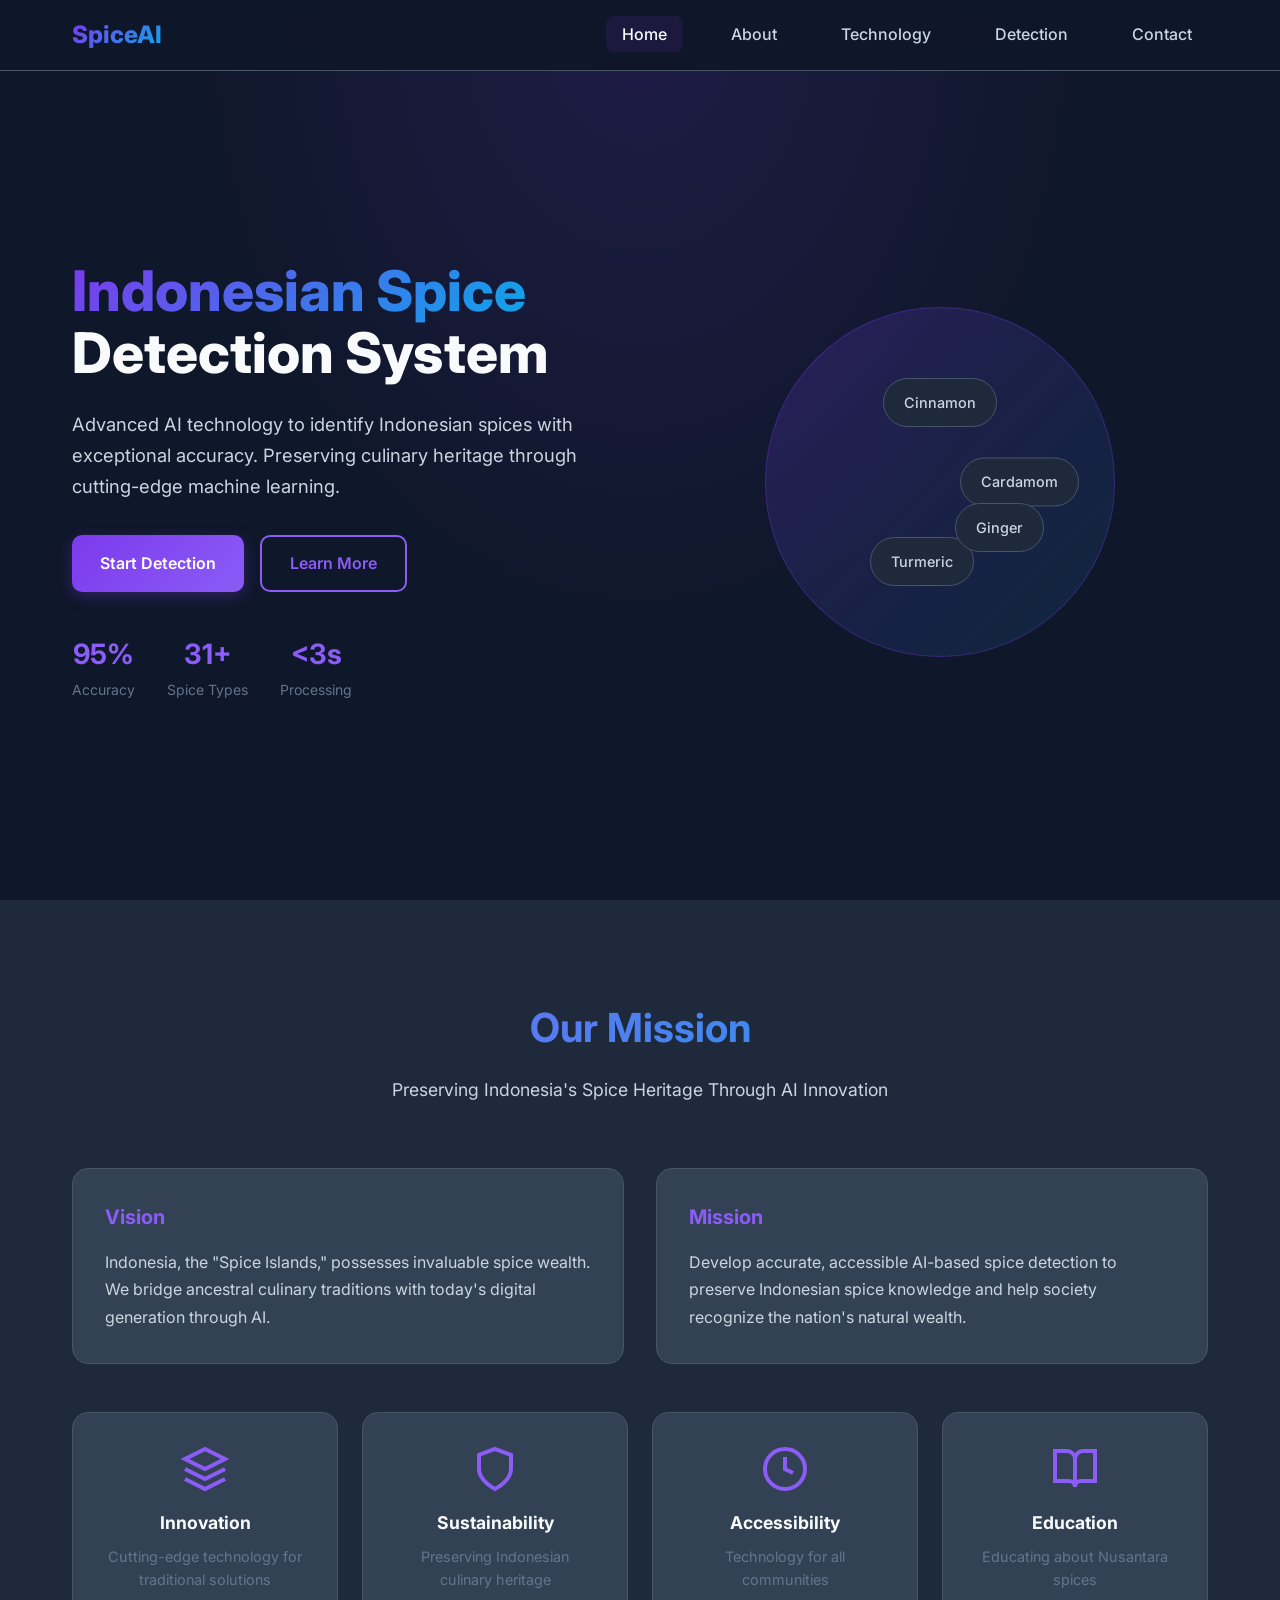
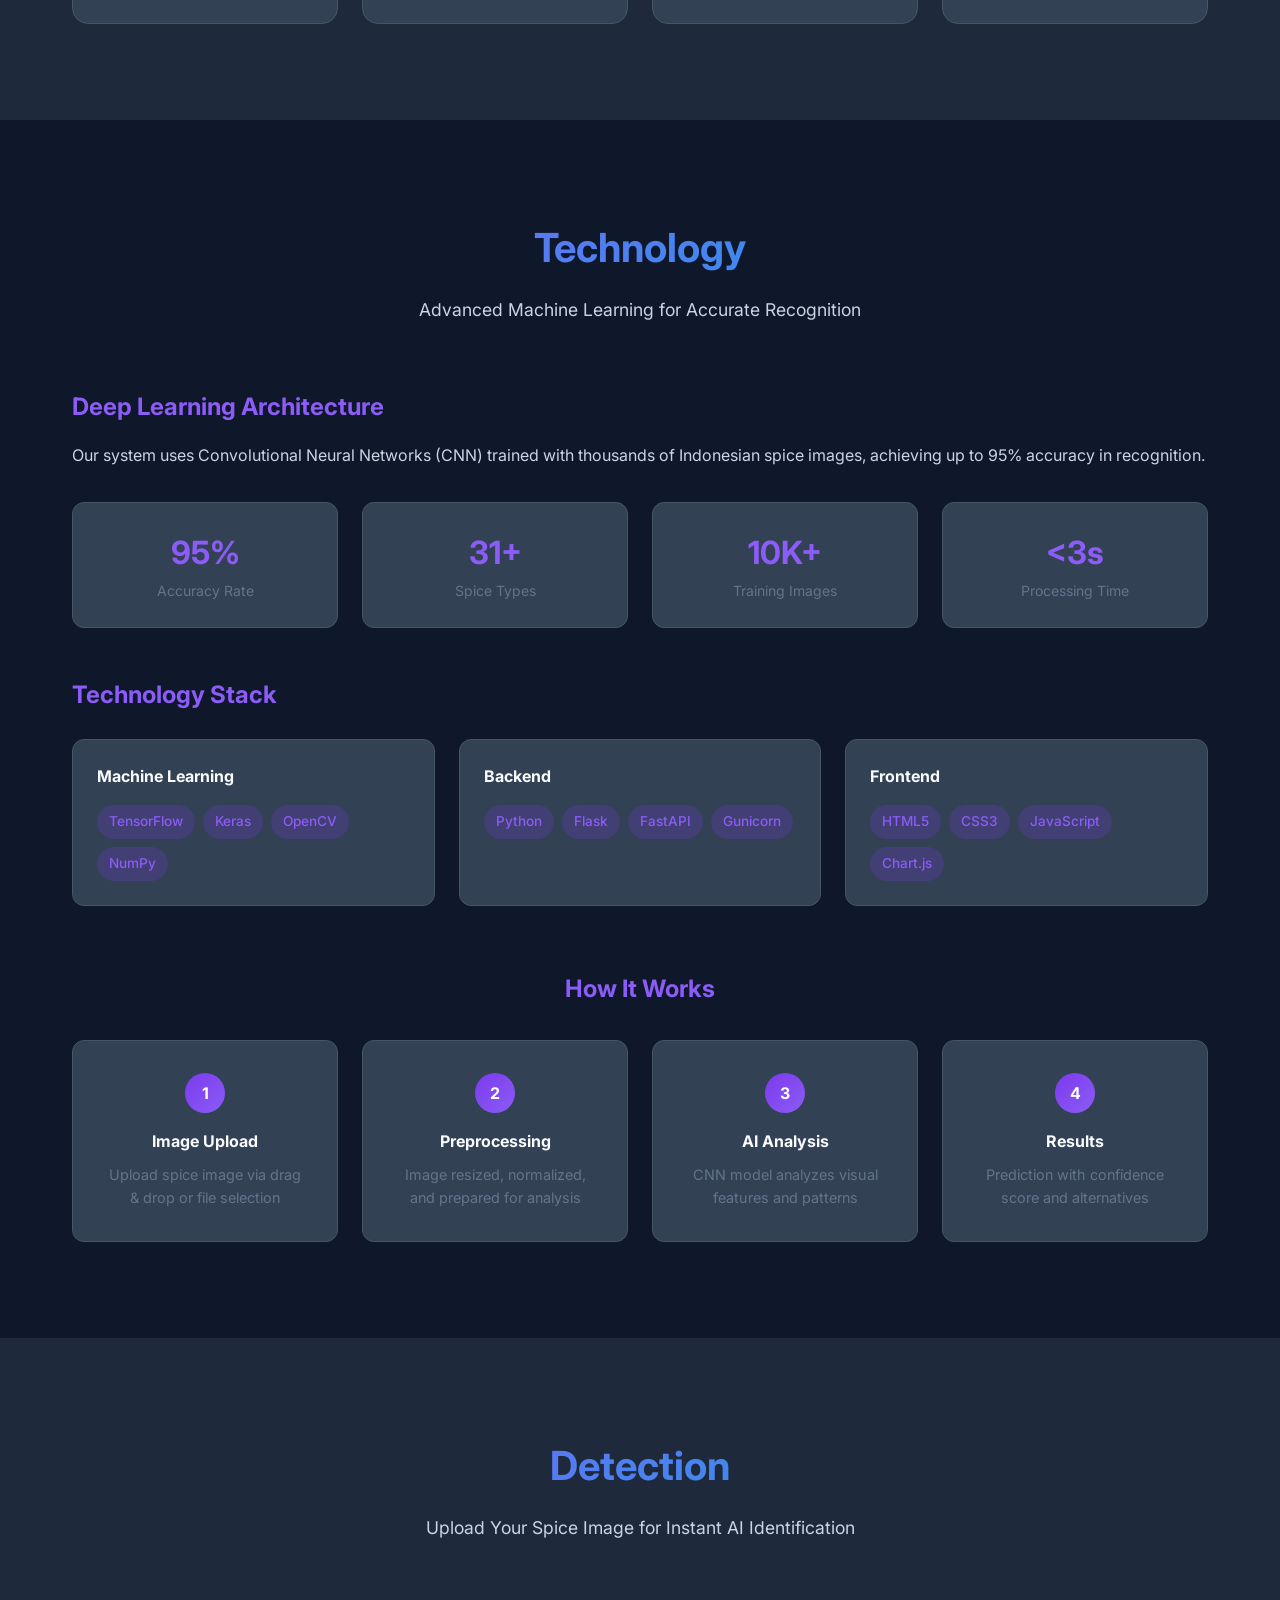
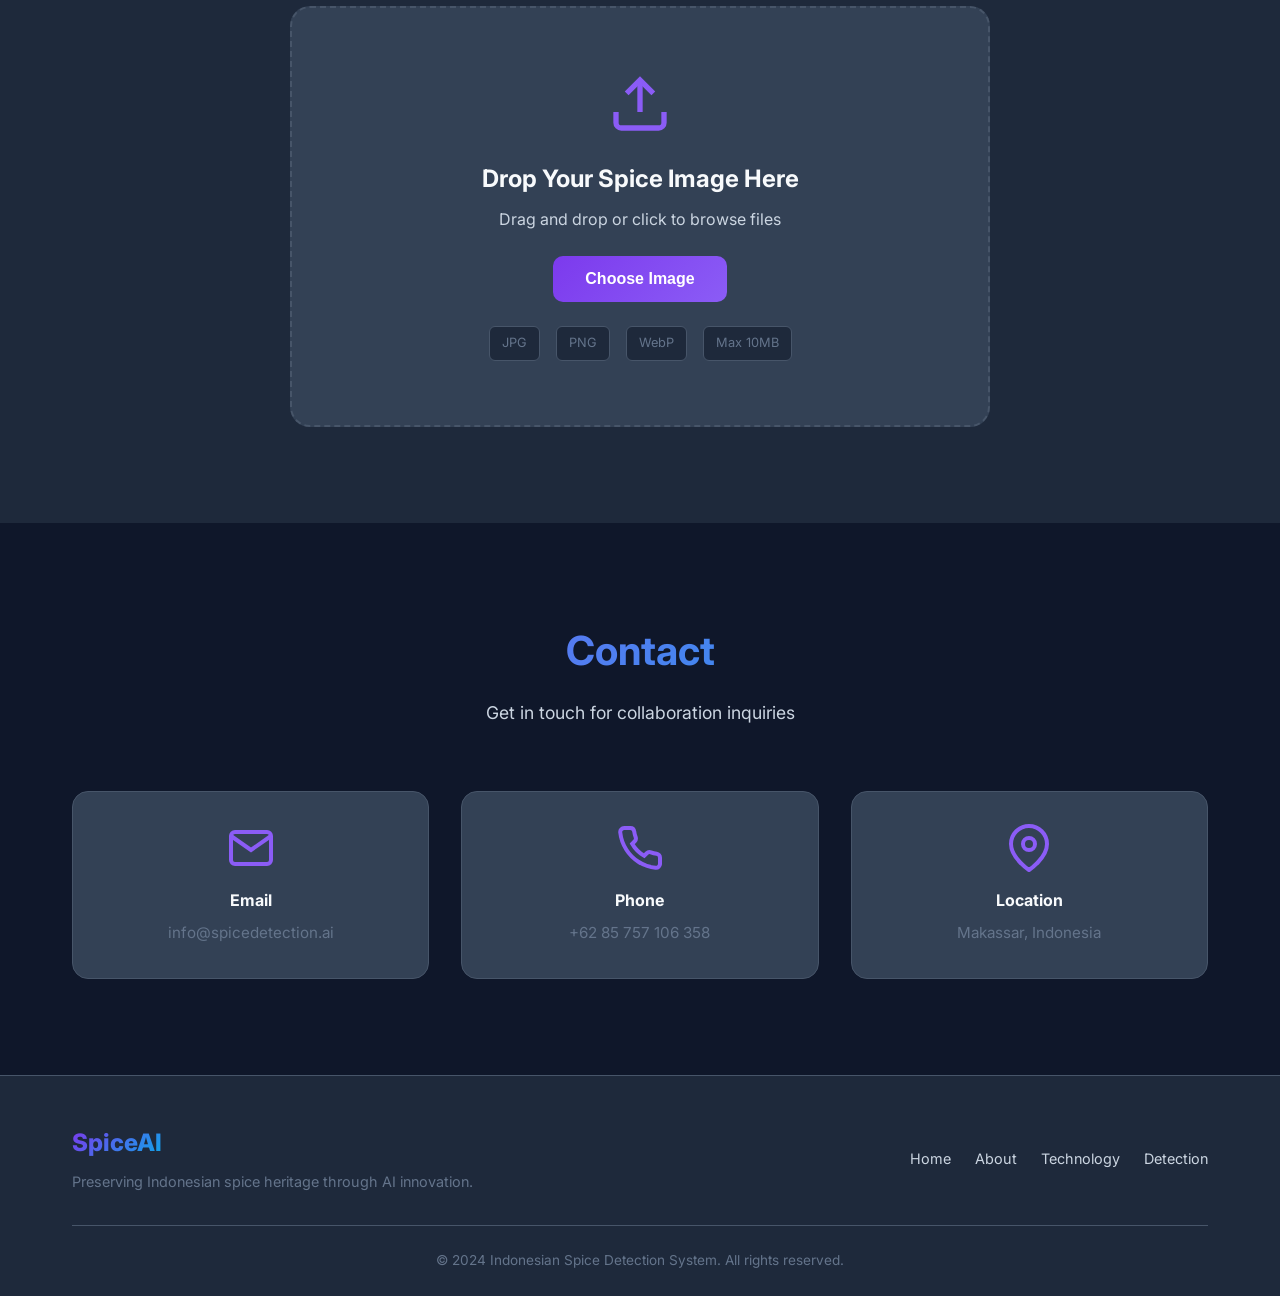
<file: frontend/index.html>
<!DOCTYPE html>
<html lang="en">
  <head>
    <meta charset="UTF-8" />
    <meta name="viewport" content="width=device-width, initial-scale=1.0" />
    <title>Indonesian Spice Detection System - AI-Powered Recognition</title>
    <link rel="stylesheet" href="css/style.css" />
    <link rel="preconnect" href="https://fonts.googleapis.com">
    <link rel="preconnect" href="https://fonts.gstatic.com" crossorigin>
    <link href="https://fonts.googleapis.com/css2?family=Inter:wght@300;400;500;600;700;800&display=swap" rel="stylesheet">
  </head>
  <body>
    <!-- Header with Navbar -->
    <header class="header">
      <nav class="navbar">
        <div class="nav-container">
          <a href="#" class="nav-logo">
            <span class="logo-text">SpiceAI</span>
          </a>

          <ul class="nav-menu">
            <li class="nav-item"><a href="#home" class="nav-link active">Home</a></li>
            <li class="nav-item"><a href="#about" class="nav-link">About</a></li>
            <li class="nav-item"><a href="#technology" class="nav-link">Technology</a></li>
            <li class="nav-item"><a href="#detection" class="nav-link">Detection</a></li>
            <li class="nav-item"><a href="#contact" class="nav-link">Contact</a></li>
          </ul>

          <div class="hamburger">
            <span class="bar"></span>
            <span class="bar"></span>
            <span class="bar"></span>
          </div>
        </div>
      </nav>
    </header>

    <!-- Hero Section -->
    <section id="home" class="hero">
      <div class="hero-container">
        <div class="hero-content">
          <h1 class="hero-title">
            <span class="gradient-text">Indonesian Spice</span><br />Detection System
          </h1>
          <p class="hero-description">
            Advanced AI technology to identify Indonesian spices with exceptional accuracy. 
            Preserving culinary heritage through cutting-edge machine learning.
          </p>
          <div class="hero-buttons">
            <a href="#detection" class="btn btn-primary">Start Detection</a>
            <a href="#about" class="btn btn-secondary">Learn More</a>
          </div>
          <div class="hero-stats">
            <div class="stat-item">
              <span class="stat-value">95%</span>
              <span class="stat-label">Accuracy</span>
            </div>
            <div class="stat-item">
              <span class="stat-value">31+</span>
              <span class="stat-label">Spice Types</span>
            </div>
            <div class="stat-item">
              <span class="stat-value">&lt;3s</span>
              <span class="stat-label">Processing</span>
            </div>
          </div>
        </div>
        <div class="hero-visual">
          <div class="hero-circle">
            <div class="spice-badge">Cinnamon</div>
            <div class="spice-badge spice-2">Cardamom</div>
            <div class="spice-badge spice-3">Turmeric</div>
            <div class="spice-badge spice-4">Ginger</div>
          </div>
        </div>
      </div>
    </section>

    <!-- About Section -->
    <section id="about" class="about">
      <div class="container">
        <div class="section-header">
          <h2 class="section-title">Our Mission</h2>
          <p class="section-subtitle">Preserving Indonesia's Spice Heritage Through AI Innovation</p>
        </div>
        <div class="about-grid">
          <div class="about-card">
            <h3>Vision</h3>
            <p>Indonesia, the "Spice Islands," possesses invaluable spice wealth. We bridge ancestral culinary traditions with today's digital generation through AI.</p>
          </div>
          <div class="about-card">
            <h3>Mission</h3>
            <p>Develop accurate, accessible AI-based spice detection to preserve Indonesian spice knowledge and help society recognize the nation's natural wealth.</p>
          </div>
        </div>
        <div class="values-grid">
          <div class="value-card">
            <div class="value-icon">
              <svg viewBox="0 0 24 24" fill="none" stroke="currentColor" stroke-width="2">
                <path d="M12 2L2 7l10 5 10-5-10-5zM2 17l10 5 10-5M2 12l10 5 10-5"/>
              </svg>
            </div>
            <h4>Innovation</h4>
            <p>Cutting-edge technology for traditional solutions</p>
          </div>
          <div class="value-card">
            <div class="value-icon">
              <svg viewBox="0 0 24 24" fill="none" stroke="currentColor" stroke-width="2">
                <path d="M12 22s8-4 8-10V5l-8-3-8 3v7c0 6 8 10 8 10z"/>
              </svg>
            </div>
            <h4>Sustainability</h4>
            <p>Preserving Indonesian culinary heritage</p>
          </div>
          <div class="value-card">
            <div class="value-icon">
              <svg viewBox="0 0 24 24" fill="none" stroke="currentColor" stroke-width="2">
                <circle cx="12" cy="12" r="10"/><path d="M12 6v6l4 2"/>
              </svg>
            </div>
            <h4>Accessibility</h4>
            <p>Technology for all communities</p>
          </div>
          <div class="value-card">
            <div class="value-icon">
              <svg viewBox="0 0 24 24" fill="none" stroke="currentColor" stroke-width="2">
                <path d="M2 3h6a4 4 0 0 1 4 4v14a3 3 0 0 0-3-3H2z"/>
                <path d="M22 3h-6a4 4 0 0 0-4 4v14a3 3 0 0 1 3-3h7z"/>
              </svg>
            </div>
            <h4>Education</h4>
            <p>Educating about Nusantara spices</p>
          </div>
        </div>
      </div>
    </section>

    <!-- Technology Section -->
    <section id="technology" class="technology">
      <div class="container">
        <div class="section-header">
          <h2 class="section-title">Technology</h2>
          <p class="section-subtitle">Advanced Machine Learning for Accurate Recognition</p>
        </div>
        <div class="tech-content">
          <div class="tech-description">
            <h3>Deep Learning Architecture</h3>
            <p>Our system uses Convolutional Neural Networks (CNN) trained with thousands of Indonesian spice images, achieving up to 95% accuracy in recognition.</p>
            <div class="tech-stats">
              <div class="stat-box">
                <span class="stat-number">95%</span>
                <span class="stat-label">Accuracy Rate</span>
              </div>
              <div class="stat-box">
                <span class="stat-number">31+</span>
                <span class="stat-label">Spice Types</span>
              </div>
              <div class="stat-box">
                <span class="stat-number">10K+</span>
                <span class="stat-label">Training Images</span>
              </div>
              <div class="stat-box">
                <span class="stat-number">&lt;3s</span>
                <span class="stat-label">Processing Time</span>
              </div>
            </div>
          </div>
          <div class="tech-stack">
            <h3>Technology Stack</h3>
            <div class="stack-categories">
              <div class="stack-category">
                <h4>Machine Learning</h4>
                <div class="tech-tags">
                  <span class="tech-tag">TensorFlow</span>
                  <span class="tech-tag">Keras</span>
                  <span class="tech-tag">OpenCV</span>
                  <span class="tech-tag">NumPy</span>
                </div>
              </div>
              <div class="stack-category">
                <h4>Backend</h4>
                <div class="tech-tags">
                  <span class="tech-tag">Python</span>
                  <span class="tech-tag">Flask</span>
                  <span class="tech-tag">FastAPI</span>
                  <span class="tech-tag">Gunicorn</span>
                </div>
              </div>
              <div class="stack-category">
                <h4>Frontend</h4>
                <div class="tech-tags">
                  <span class="tech-tag">HTML5</span>
                  <span class="tech-tag">CSS3</span>
                  <span class="tech-tag">JavaScript</span>
                  <span class="tech-tag">Chart.js</span>
                </div>
              </div>
            </div>
          </div>
        </div>
        <div class="process-flow">
          <h3>How It Works</h3>
          <div class="process-steps">
            <div class="process-step">
              <div class="step-number">1</div>
              <h4>Image Upload</h4>
              <p>Upload spice image via drag & drop or file selection</p>
            </div>
            <div class="process-step">
              <div class="step-number">2</div>
              <h4>Preprocessing</h4>
              <p>Image resized, normalized, and prepared for analysis</p>
            </div>
            <div class="process-step">
              <div class="step-number">3</div>
              <h4>AI Analysis</h4>
              <p>CNN model analyzes visual features and patterns</p>
            </div>
            <div class="process-step">
              <div class="step-number">4</div>
              <h4>Results</h4>
              <p>Prediction with confidence score and alternatives</p>
            </div>
          </div>
        </div>
      </div>
    </section>

    <!-- Detection Section -->
    <section id="detection" class="detection">
      <div class="container">
        <div class="section-header">
          <h2 class="section-title">Detection</h2>
          <p class="section-subtitle">Upload Your Spice Image for Instant AI Identification</p>
        </div>
        <div class="upload-section">
          <div id="dropZone" class="drop-zone">
            <div class="upload-icon">
              <svg viewBox="0 0 24 24" fill="none" stroke="currentColor" stroke-width="2">
                <path d="M21 15v4a2 2 0 0 1-2 2H5a2 2 0 0 1-2-2v-4"/>
                <polyline points="17 8 12 3 7 8"/>
                <line x1="12" y1="3" x2="12" y2="15"/>
              </svg>
            </div>
            <h3>Drop Your Spice Image Here</h3>
            <p class="upload-description">Drag and drop or click to browse files</p>
            <input type="file" id="fileInput" accept="image/*" hidden />
            <button type="button" id="browseBtn" class="upload-btn">Choose Image</button>
            <div class="supported-formats">
              <span>JPG</span><span>PNG</span><span>WebP</span>
              <span class="size-limit">Max 10MB</span>
            </div>
          </div>
        </div>

        <div id="previewSection" class="content-section hidden">
          <h3>Preview</h3>
          <div class="image-preview">
            <img id="previewImg" alt="Uploaded spice" />
          </div>
        </div>

        <div id="processingSection" class="content-section hidden">
          <h3>Processing</h3>
          <div class="processing-steps">
            <div class="step-item" id="step1">
              <div class="step-indicator"></div>
              <span>Uploading</span>
            </div>
            <div class="step-item" id="step2">
              <div class="step-indicator"></div>
              <span>Preprocessing</span>
            </div>
            <div class="step-item" id="step3">
              <div class="step-indicator"></div>
              <span>Analyzing</span>
            </div>
            <div class="step-item" id="step4">
              <div class="step-indicator"></div>
              <span>Complete</span>
            </div>
          </div>
        </div>

        <div id="resultSection" class="content-section hidden">
          <h3>Results</h3>
          <div class="results-display">
            <div class="primary-result">
              <div class="result-item">
                <span class="result-label">Identified Spice:</span>
                <span id="className" class="result-value">-</span>
              </div>
              <div class="result-item">
                <span class="result-label">Confidence:</span>
                <span id="confidence" class="result-value">-</span>%
              </div>
            </div>
            <div class="chart-container">
              <h4>Probability Distribution</h4>
              <canvas id="chart"></canvas>
            </div>
          </div>
        </div>

        <div id="loading" class="loading hidden">
          <div class="spinner"></div>
          <p>Analyzing image...</p>
        </div>
      </div>
    </section>

    <!-- Contact Section -->
    <section id="contact" class="contact">
      <div class="container">
        <div class="section-header">
          <h2 class="section-title">Contact</h2>
          <p class="section-subtitle">Get in touch for collaboration inquiries</p>
        </div>
        <div class="contact-grid">
          <div class="contact-card">
            <div class="contact-icon">
              <svg viewBox="0 0 24 24" fill="none" stroke="currentColor" stroke-width="2">
                <path d="M4 4h16c1.1 0 2 .9 2 2v12c0 1.1-.9 2-2 2H4c-1.1 0-2-.9-2-2V6c0-1.1.9-2 2-2z"/>
                <polyline points="22 6 12 13 2 6"/>
              </svg>
            </div>
            <h4>Email</h4>
            <p>info@spicedetection.ai</p>
          </div>
          <div class="contact-card">
            <div class="contact-icon">
              <svg viewBox="0 0 24 24" fill="none" stroke="currentColor" stroke-width="2">
                <path d="M22 16.92v3a2 2 0 0 1-2.18 2 19.79 19.79 0 0 1-8.63-3.07 19.5 19.5 0 0 1-6-6 19.79 19.79 0 0 1-3.07-8.67A2 2 0 0 1 4.11 2h3a2 2 0 0 1 2 1.72 12.84 12.84 0 0 0 .7 2.81 2 2 0 0 1-.45 2.11L8.09 9.91a16 16 0 0 0 6 6l1.27-1.27a2 2 0 0 1 2.11-.45 12.84 12.84 0 0 0 2.81.7A2 2 0 0 1 22 16.92z"/>
              </svg>
            </div>
            <h4>Phone</h4>
            <p>+62 85 757 106 358</p>
          </div>
          <div class="contact-card">
            <div class="contact-icon">
              <svg viewBox="0 0 24 24" fill="none" stroke="currentColor" stroke-width="2">
                <path d="M21 10c0 7-9 13-9 13s-9-6-9-13a9 9 0 0 1 18 0z"/>
                <circle cx="12" cy="10" r="3"/>
              </svg>
            </div>
            <h4>Location</h4>
            <p>Makassar, Indonesia</p>
          </div>
        </div>
      </div>
    </section>

    <!-- Footer -->
    <footer class="footer">
      <div class="container">
        <div class="footer-content">
          <div class="footer-brand">
            <span class="logo-text">SpiceAI</span>
            <p>Preserving Indonesian spice heritage through AI innovation.</p>
          </div>
          <div class="footer-links">
            <a href="#home">Home</a>
            <a href="#about">About</a>
            <a href="#technology">Technology</a>
            <a href="#detection">Detection</a>
          </div>
        </div>
        <div class="footer-bottom">
          <p>&copy; 2024 Indonesian Spice Detection System. All rights reserved.</p>
        </div>
      </div>
    </footer>

    <script src="js/script.js"></script>
  </body>
</html>
</file>
<file: frontend/css/style.css>
/* Modern Indonesian Spice Detection System Styles */

:root {
  --primary: #7c3aed;
  --primary-light: #8b5cf6;
  --primary-dark: #6d28d9;
  --secondary: #0ea5e9;
  --accent: #f43f5e;
  --bg-dark: #0f172a;
  --bg-card: #1e293b;
  --bg-elevated: #334155;
  --text-primary: #f8fafc;
  --text-secondary: #cbd5e1;
  --text-muted: #64748b;
  --border: #475569;
  --success: #22c55e;
  --warning: #f59e0b;
  --error: #ef4444;
}

* {
  margin: 0;
  padding: 0;
  box-sizing: border-box;
}

html {
  scroll-behavior: smooth;
}

body {
  font-family: 'Inter', -apple-system, BlinkMacSystemFont, sans-serif;
  background: var(--bg-dark);
  color: var(--text-primary);
  line-height: 1.6;
  overflow-x: hidden;
}

.container {
  max-width: 1200px;
  margin: 0 auto;
  padding: 0 2rem;
}

/* Header & Navigation */
.header {
  position: fixed;
  top: 0;
  left: 0;
  width: 100%;
  background: rgba(15, 23, 42, 0.95);
  backdrop-filter: blur(12px);
  border-bottom: 1px solid var(--border);
  z-index: 1000;
}

.navbar {
  padding: 1rem 0;
}

.nav-container {
  max-width: 1200px;
  margin: 0 auto;
  padding: 0 2rem;
  display: flex;
  justify-content: space-between;
  align-items: center;
}

.nav-logo {
  text-decoration: none;
}

.logo-text {
  font-size: 1.5rem;
  font-weight: 800;
  background: linear-gradient(135deg, var(--primary), var(--secondary));
  -webkit-background-clip: text;
  -webkit-text-fill-color: transparent;
  background-clip: text;
}

.nav-menu {
  display: flex;
  list-style: none;
  gap: 2rem;
}

.nav-link {
  color: var(--text-secondary);
  text-decoration: none;
  font-weight: 500;
  padding: 0.5rem 1rem;
  border-radius: 8px;
  transition: all 0.3s ease;
}

.nav-link:hover,
.nav-link.active {
  color: var(--text-primary);
  background: rgba(124, 58, 237, 0.1);
}

.hamburger {
  display: none;
  flex-direction: column;
  cursor: pointer;
  gap: 4px;
}

.bar {
  width: 25px;
  height: 3px;
  background: var(--text-secondary);
  border-radius: 2px;
  transition: 0.3s;
}

/* Hero Section */
.hero {
  min-height: 100vh;
  display: flex;
  align-items: center;
  padding: 8rem 0 4rem;
  background: radial-gradient(ellipse at top, rgba(124, 58, 237, 0.15) 0%, transparent 50%);
}

.hero-container {
  max-width: 1200px;
  margin: 0 auto;
  padding: 0 2rem;
  display: grid;
  grid-template-columns: 1fr 1fr;
  gap: 4rem;
  align-items: center;
}

.hero-title {
  font-size: 3.5rem;
  font-weight: 800;
  line-height: 1.1;
  margin-bottom: 1.5rem;
}

.gradient-text {
  background: linear-gradient(135deg, var(--primary), var(--secondary));
  -webkit-background-clip: text;
  -webkit-text-fill-color: transparent;
  background-clip: text;
}

.hero-description {
  font-size: 1.15rem;
  color: var(--text-secondary);
  margin-bottom: 2rem;
  line-height: 1.7;
}

.hero-buttons {
  display: flex;
  gap: 1rem;
  margin-bottom: 2.5rem;
}

.btn {
  padding: 0.875rem 1.75rem;
  border-radius: 10px;
  text-decoration: none;
  font-weight: 600;
  font-size: 1rem;
  transition: all 0.3s ease;
  border: none;
  cursor: pointer;
  display: inline-flex;
  align-items: center;
  justify-content: center;
}

.btn-primary {
  background: linear-gradient(135deg, var(--primary), var(--primary-light));
  color: white;
  box-shadow: 0 4px 15px rgba(124, 58, 237, 0.3);
}

.btn-primary:hover {
  transform: translateY(-2px);
  box-shadow: 0 8px 25px rgba(124, 58, 237, 0.4);
}

.btn-secondary {
  background: transparent;
  color: var(--primary-light);
  border: 2px solid var(--primary-light);
}

.btn-secondary:hover {
  background: rgba(139, 92, 246, 0.1);
  transform: translateY(-2px);
}

.hero-stats {
  display: flex;
  gap: 2rem;
}

.stat-item {
  text-align: center;
}

.stat-value {
  display: block;
  font-size: 1.75rem;
  font-weight: 700;
  color: var(--primary-light);
}

.stat-label {
  font-size: 0.875rem;
  color: var(--text-muted);
}

.hero-visual {
  display: flex;
  justify-content: center;
  align-items: center;
}

.hero-circle {
  width: 350px;
  height: 350px;
  border-radius: 50%;
  background: linear-gradient(135deg, rgba(124, 58, 237, 0.2), rgba(14, 165, 233, 0.1));
  border: 1px solid rgba(124, 58, 237, 0.3);
  position: relative;
  animation: rotate 30s linear infinite;
}

.spice-badge {
  position: absolute;
  background: var(--bg-card);
  padding: 0.75rem 1.25rem;
  border-radius: 25px;
  font-size: 0.9rem;
  font-weight: 500;
  color: var(--text-secondary);
  border: 1px solid var(--border);
  white-space: nowrap;
}

.spice-badge:first-child { top: 20%; left: 50%; transform: translateX(-50%); }
.spice-badge.spice-2 { top: 50%; right: 10%; transform: translateY(-50%); }
.spice-badge.spice-3 { bottom: 20%; left: 30%; }
.spice-badge.spice-4 { bottom: 30%; right: 20%; }

@keyframes rotate {
  from { transform: rotate(0deg); }
  to { transform: rotate(360deg); }
}

/* Sections */
section {
  padding: 6rem 0;
}

.section-header {
  text-align: center;
  margin-bottom: 4rem;
}

.section-title {
  font-size: 2.5rem;
  font-weight: 700;
  margin-bottom: 1rem;
  background: linear-gradient(135deg, var(--primary-light), var(--secondary));
  -webkit-background-clip: text;
  -webkit-text-fill-color: transparent;
  background-clip: text;
}

.section-subtitle {
  font-size: 1.1rem;
  color: var(--text-secondary);
  max-width: 600px;
  margin: 0 auto;
}

/* About Section */
.about {
  background: var(--bg-card);
}

.about-grid {
  display: grid;
  grid-template-columns: repeat(auto-fit, minmax(300px, 1fr));
  gap: 2rem;
  margin-bottom: 3rem;
}

.about-card {
  background: var(--bg-elevated);
  padding: 2rem;
  border-radius: 16px;
  border: 1px solid var(--border);
}

.about-card h3 {
  color: var(--primary-light);
  font-size: 1.25rem;
  margin-bottom: 1rem;
}

.about-card p {
  color: var(--text-secondary);
  line-height: 1.7;
}

.values-grid {
  display: grid;
  grid-template-columns: repeat(auto-fit, minmax(220px, 1fr));
  gap: 1.5rem;
}

.value-card {
  background: var(--bg-elevated);
  padding: 2rem;
  border-radius: 16px;
  border: 1px solid var(--border);
  text-align: center;
  transition: transform 0.3s ease;
}

.value-card:hover {
  transform: translateY(-5px);
}

.value-icon {
  width: 48px;
  height: 48px;
  margin: 0 auto 1rem;
  color: var(--primary-light);
}

.value-icon svg {
  width: 100%;
  height: 100%;
}

.value-card h4 {
  color: var(--text-primary);
  font-size: 1.1rem;
  margin-bottom: 0.5rem;
}

.value-card p {
  color: var(--text-muted);
  font-size: 0.9rem;
}

/* Technology Section */
.tech-content {
  display: grid;
  gap: 3rem;
}

.tech-description h3 {
  color: var(--primary-light);
  font-size: 1.5rem;
  margin-bottom: 1rem;
}

.tech-description p {
  color: var(--text-secondary);
  margin-bottom: 2rem;
  line-height: 1.7;
}

.tech-stats {
  display: grid;
  grid-template-columns: repeat(auto-fit, minmax(150px, 1fr));
  gap: 1.5rem;
  margin-top: 2rem;
}

.stat-box {
  background: var(--bg-elevated);
  padding: 1.5rem;
  border-radius: 12px;
  text-align: center;
  border: 1px solid var(--border);
}

.stat-number {
  display: block;
  font-size: 2rem;
  font-weight: 700;
  color: var(--primary-light);
}

.stat-label {
  font-size: 0.875rem;
  color: var(--text-muted);
}

.tech-stack h3 {
  color: var(--primary-light);
  font-size: 1.5rem;
  margin-bottom: 1.5rem;
}

.stack-categories {
  display: grid;
  grid-template-columns: repeat(auto-fit, minmax(250px, 1fr));
  gap: 1.5rem;
}

.stack-category {
  background: var(--bg-elevated);
  padding: 1.5rem;
  border-radius: 12px;
  border: 1px solid var(--border);
}

.stack-category h4 {
  color: var(--text-primary);
  margin-bottom: 1rem;
}

.tech-tags {
  display: flex;
  flex-wrap: wrap;
  gap: 0.5rem;
}

.tech-tag {
  background: rgba(124, 58, 237, 0.2);
  color: var(--primary-light);
  padding: 0.375rem 0.75rem;
  border-radius: 20px;
  font-size: 0.85rem;
  font-weight: 500;
}

.process-flow {
  margin-top: 4rem;
}

.process-flow h3 {
  text-align: center;
  color: var(--primary-light);
  font-size: 1.5rem;
  margin-bottom: 2rem;
}

.process-steps {
  display: grid;
  grid-template-columns: repeat(auto-fit, minmax(200px, 1fr));
  gap: 1.5rem;
}

.process-step {
  background: var(--bg-elevated);
  padding: 2rem;
  border-radius: 12px;
  border: 1px solid var(--border);
  text-align: center;
}

.step-number {
  width: 40px;
  height: 40px;
  background: linear-gradient(135deg, var(--primary), var(--primary-light));
  color: white;
  border-radius: 50%;
  display: flex;
  align-items: center;
  justify-content: center;
  font-weight: 700;
  margin: 0 auto 1rem;
}

.process-step h4 {
  color: var(--text-primary);
  margin-bottom: 0.5rem;
}

.process-step p {
  color: var(--text-muted);
  font-size: 0.9rem;
}

/* Detection Section */
.detection {
  background: var(--bg-card);
}

.upload-section {
  max-width: 700px;
  margin: 0 auto;
}

.drop-zone {
  border: 2px dashed var(--border);
  border-radius: 20px;
  padding: 4rem 2rem;
  background: var(--bg-elevated);
  text-align: center;
  cursor: pointer;
  transition: all 0.3s ease;
}

.drop-zone:hover,
.drop-zone.highlight {
  border-color: var(--primary-light);
  background: rgba(124, 58, 237, 0.1);
}

.upload-icon {
  width: 64px;
  height: 64px;
  margin: 0 auto 1.5rem;
  color: var(--primary-light);
}

.upload-icon svg {
  width: 100%;
  height: 100%;
}

.drop-zone h3 {
  color: var(--text-primary);
  font-size: 1.5rem;
  margin-bottom: 0.5rem;
}

.upload-description {
  color: var(--text-secondary);
  margin-bottom: 1.5rem;
}

.upload-btn {
  background: linear-gradient(135deg, var(--primary), var(--primary-light));
  color: white;
  border: none;
  padding: 0.875rem 2rem;
  border-radius: 10px;
  font-size: 1rem;
  font-weight: 600;
  cursor: pointer;
  transition: all 0.3s ease;
}

.upload-btn:hover {
  transform: translateY(-2px);
  box-shadow: 0 8px 20px rgba(124, 58, 237, 0.3);
}

.supported-formats {
  margin-top: 1.5rem;
  display: flex;
  justify-content: center;
  gap: 1rem;
  flex-wrap: wrap;
}

.supported-formats span {
  background: var(--bg-card);
  padding: 0.375rem 0.75rem;
  border-radius: 6px;
  font-size: 0.8rem;
  color: var(--text-muted);
  border: 1px solid var(--border);
}

.content-section {
  max-width: 700px;
  margin: 2rem auto;
  background: var(--bg-elevated);
  padding: 2rem;
  border-radius: 16px;
  border: 1px solid var(--border);
}

.content-section h3 {
  color: var(--primary-light);
  margin-bottom: 1.5rem;
  text-align: center;
}

.hidden {
  display: none !important;
}

.image-preview {
  text-align: center;
}

#previewImg {
  max-width: 100%;
  max-height: 400px;
  border-radius: 12px;
  border: 2px solid var(--border);
}

.processing-steps {
  display: flex;
  justify-content: space-between;
  gap: 1rem;
}

.step-item {
  display: flex;
  flex-direction: column;
  align-items: center;
  gap: 0.5rem;
  flex: 1;
}

.step-indicator {
  width: 12px;
  height: 12px;
  border-radius: 50%;
  background: var(--border);
  transition: all 0.3s ease;
}

.step-item.active .step-indicator {
  background: var(--primary-light);
  box-shadow: 0 0 10px var(--primary-light);
}

.step-item.completed .step-indicator {
  background: var(--success);
}

.step-item span {
  font-size: 0.8rem;
  color: var(--text-muted);
}

.results-display {
  display: grid;
  gap: 2rem;
}

.primary-result {
  background: var(--bg-card);
  padding: 1.5rem;
  border-radius: 12px;
  border: 1px solid var(--border);
}

.result-item {
  display: flex;
  justify-content: space-between;
  padding: 0.75rem 0;
  border-bottom: 1px solid var(--border);
}

.result-item:last-child {
  border-bottom: none;
}

.result-label {
  color: var(--text-secondary);
}

.result-value {
  color: var(--primary-light);
  font-weight: 600;
}

.chart-container h4 {
  color: var(--text-primary);
  margin-bottom: 1rem;
  text-align: center;
}

.loading {
  text-align: center;
  padding: 2rem;
}

.spinner {
  width: 40px;
  height: 40px;
  border: 3px solid var(--border);
  border-top-color: var(--primary-light);
  border-radius: 50%;
  animation: spin 1s linear infinite;
  margin: 0 auto 1rem;
}

@keyframes spin {
  to { transform: rotate(360deg); }
}

/* Contact Section */
.contact-grid {
  display: grid;
  grid-template-columns: repeat(auto-fit, minmax(250px, 1fr));
  gap: 2rem;
}

.contact-card {
  background: var(--bg-elevated);
  padding: 2rem;
  border-radius: 16px;
  border: 1px solid var(--border);
  text-align: center;
}

.contact-icon {
  width: 48px;
  height: 48px;
  margin: 0 auto 1rem;
  color: var(--primary-light);
}

.contact-icon svg {
  width: 100%;
  height: 100%;
}

.contact-card h4 {
  color: var(--text-primary);
  margin-bottom: 0.5rem;
}

.contact-card p {
  color: var(--text-muted);
  font-size: 0.95rem;
}

/* Footer */
.footer {
  background: var(--bg-card);
  padding: 3rem 0 1.5rem;
  border-top: 1px solid var(--border);
}

.footer-content {
  display: flex;
  justify-content: space-between;
  align-items: center;
  margin-bottom: 2rem;
}

.footer-brand p {
  color: var(--text-muted);
  font-size: 0.9rem;
  margin-top: 0.5rem;
}

.footer-links {
  display: flex;
  gap: 1.5rem;
}

.footer-links a {
  color: var(--text-secondary);
  text-decoration: none;
  font-size: 0.9rem;
  transition: color 0.3s ease;
}

.footer-links a:hover {
  color: var(--primary-light);
}

.footer-bottom {
  text-align: center;
  padding-top: 1.5rem;
  border-top: 1px solid var(--border);
}

.footer-bottom p {
  color: var(--text-muted);
  font-size: 0.85rem;
}

/* Responsive */
@media (max-width: 768px) {
  .nav-menu {
    position: fixed;
    top: 70px;
    left: -100%;
    width: 100%;
    background: var(--bg-card);
    flex-direction: column;
    padding: 2rem;
    gap: 1rem;
    transition: 0.3s ease;
    border-bottom: 1px solid var(--border);
  }

  .nav-menu.active {
    left: 0;
  }

  .hamburger {
    display: flex;
  }

  .hero-container {
    grid-template-columns: 1fr;
    text-align: center;
  }

  .hero-title {
    font-size: 2.5rem;
  }

  .hero-buttons {
    justify-content: center;
  }

  .hero-stats {
    justify-content: center;
  }

  .hero-visual {
    display: none;
  }

  .footer-content {
    flex-direction: column;
    text-align: center;
    gap: 1.5rem;
  }

  .footer-links {
    justify-content: center;
  }
}
</file>
